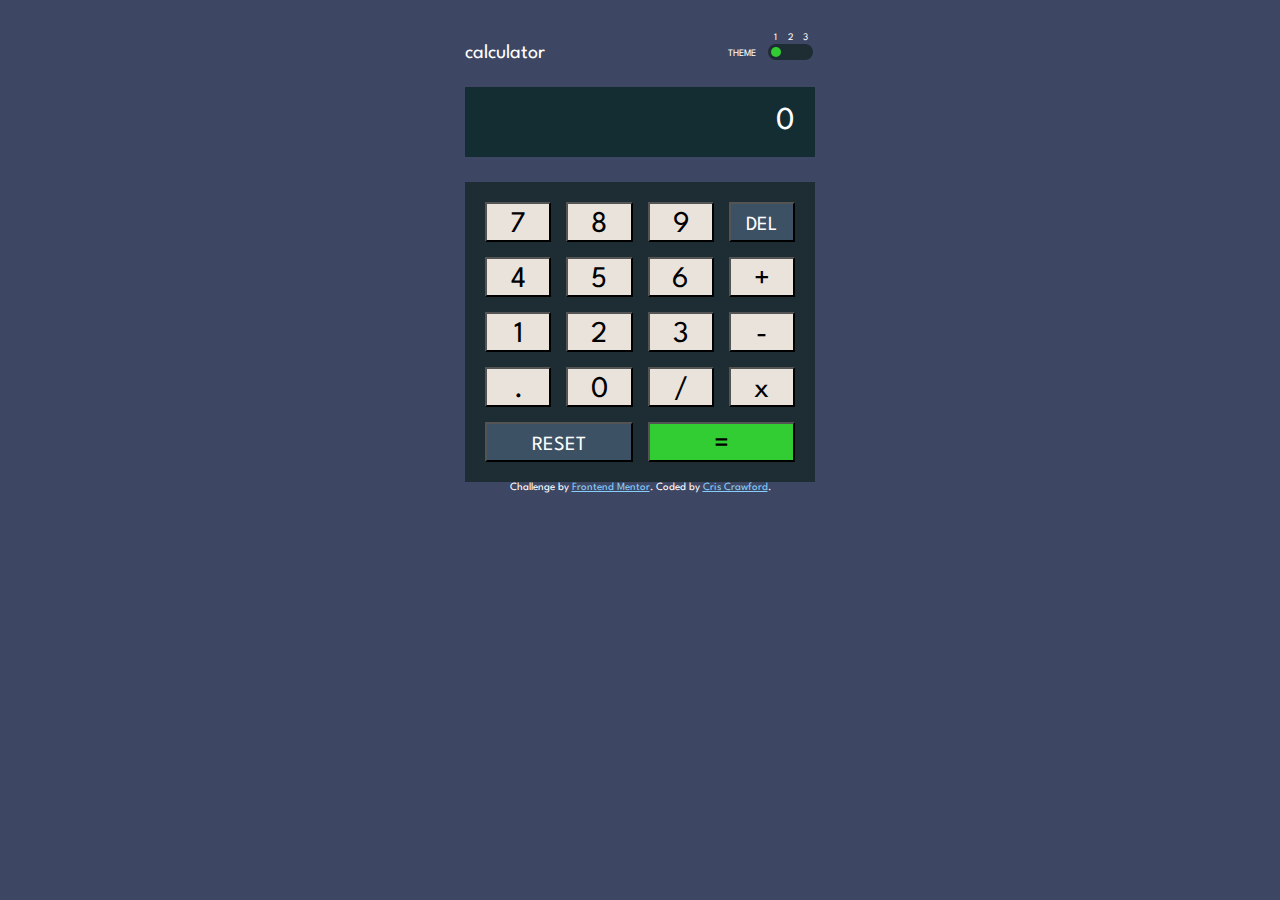
<file: calculator/index.html>
<!DOCTYPE html>
<html lang="en">
  <head>
    <meta charset="UTF-8" />
    <meta
      name="viewport"
      content="width=device-width, initial-scale=1, maximum-scale=1, user-scalable=no"
    />
    <!-- displays site properly based on user's device -->

    <link
      rel="icon"
      type="image/png"
      sizes="32x32"
      href="./images/favicon-32x32.png"
    />

    <link rel="preconnect" href="https://fonts.googleapis.com" />
    <link rel="preconnect" href="https://fonts.gstatic.com" crossorigin />
    <link
      href="https://fonts.googleapis.com/css2?family=League+Spartan:wght@700&display=swap"
      rel="stylesheet"
    />

    <link rel="stylesheet" type="text/css" href="style.css" />
    <title>Frontend Mentor | Calculator app</title>
  </head>
  <body>
    <header>
      <p id="logo">calculator</p>
      <div id="input-wrapper">
        <p id="input-theme">Theme</p>
        <div id="numbers-and-slider">
          <div id="input-numbers">
            <p>1</p>
            <p>2</p>
            <p>3</p>
          </div>
          <input
            type="range"
            id="theme-slider"
            min="1"
            max="3"
            value="1"
            step="1"
          />
        </div>
      </div>
    </header>
    <div id="output">0</div>
    <div class="calculator">
      <!-- Number and Operator rows -->
      <button id="7">7</button>
      <button id="8">8</button>
      <button id="9">9</button>
      <button id="del-button">DEL</button>

      <button id="4">4</button>
      <button id="5">5</button>
      <button id="6">6</button>
      <button id="+">+</button>

      <button id="1">1</button>
      <button id="2">2</button>
      <button id="3">3</button>
      <button id="-">-</button>

      <button id=".">.</button>
      <button id="0">0</button>
      <button id="/">/</button>
      <button id="x">x</button>

      <!-- Reset and Equal sign row -->
      <button id="reset-button">RESET</button>
      <button id="equals-button">=</button>
    </div>
    <div class="attribution">
      Challenge by
      <a href="https://www.frontendmentor.io?ref=challenge" target="_blank"
        >Frontend Mentor</a
      >. Coded by
      <a href="https://criscrawford.com" target="_blank">Cris Crawford</a>.
    </div>
    <script>
      // ChatGPT suggestion to prevent unwanted zooming on mobile.
      document.addEventListener("gesturestart", function (e) {
        e.preventDefault();
      });
    </script>
    <script src="theme.js"></script>
    <script src="calculate.js"></script>
  </body>
</html>
</file>
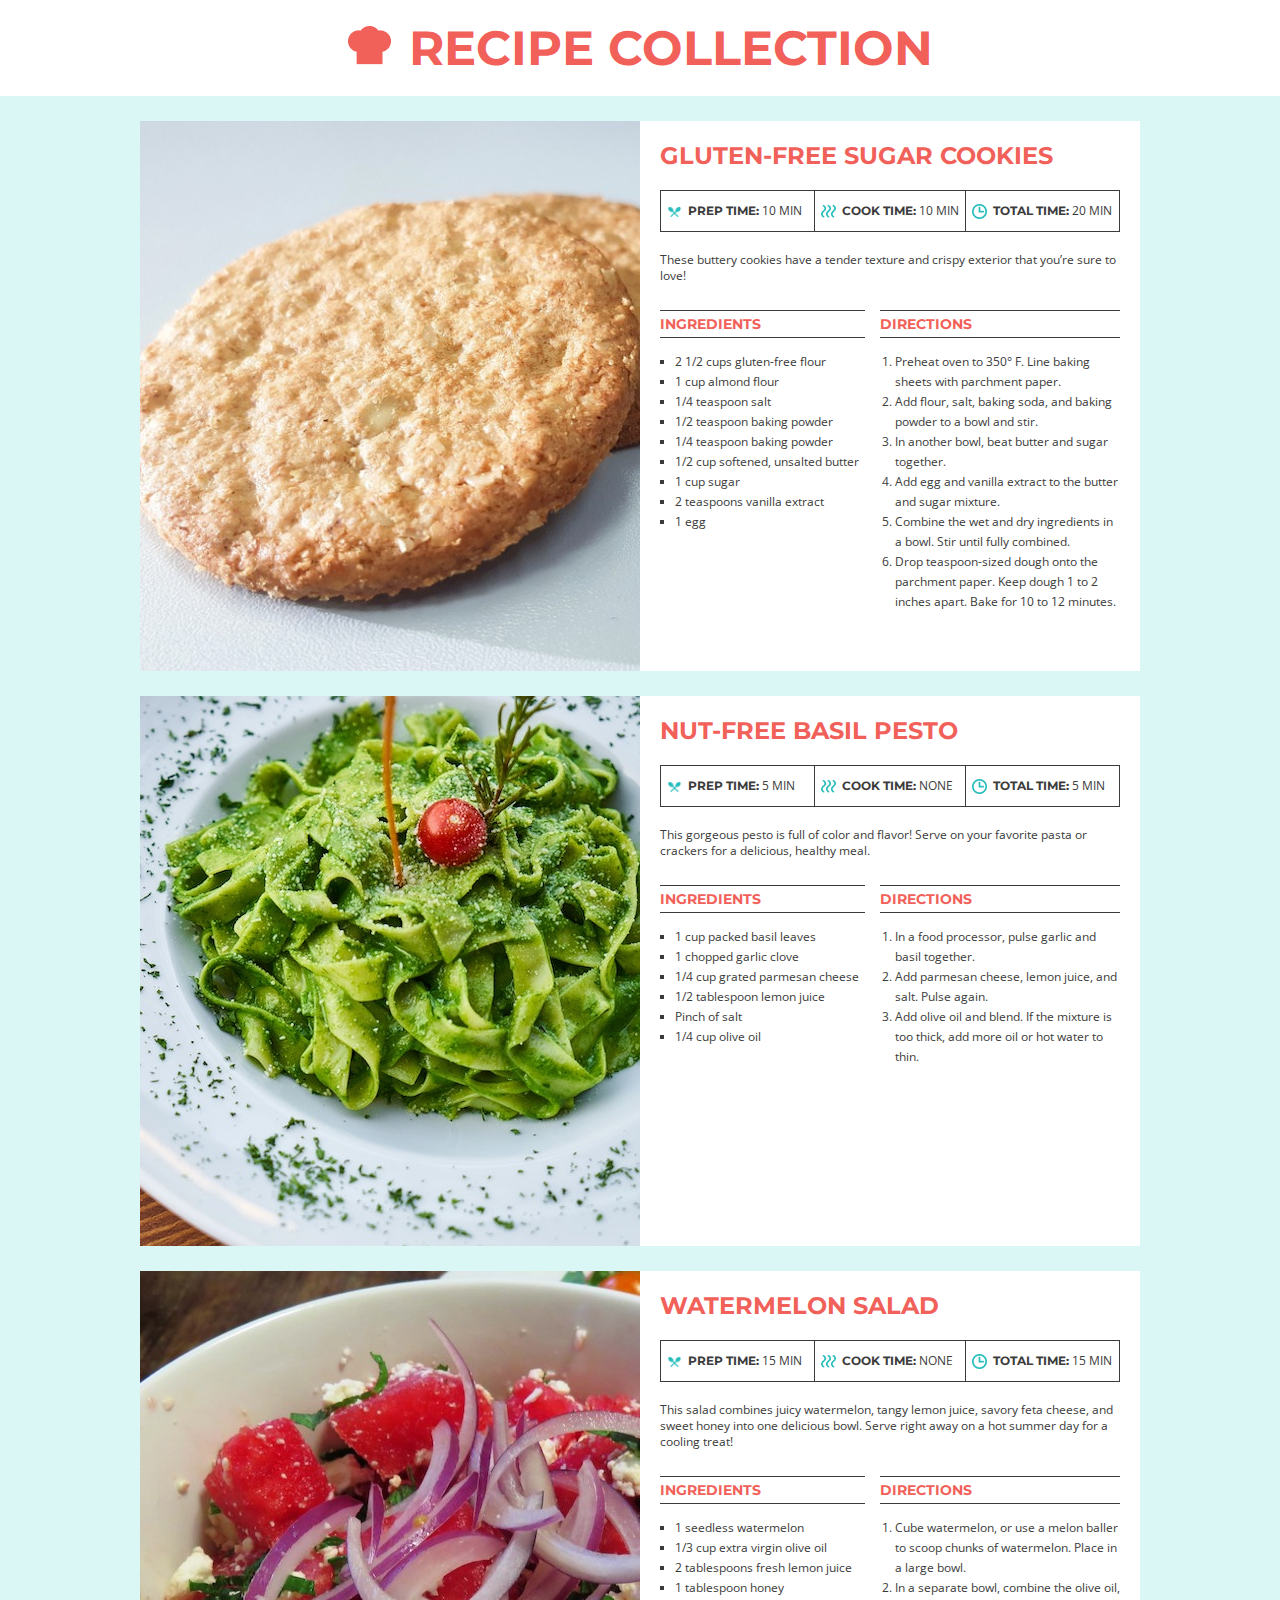
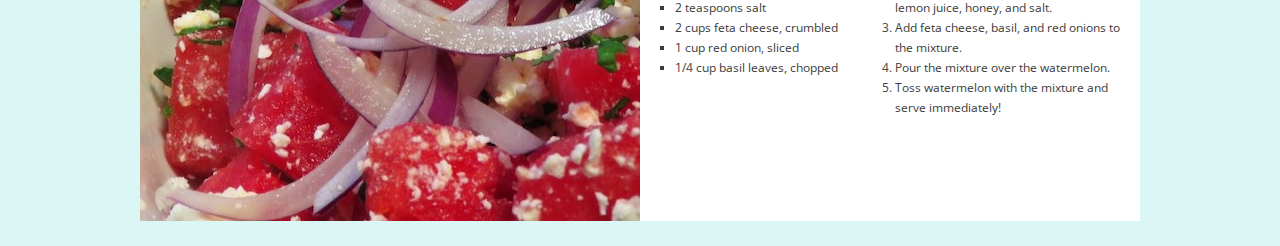
<file: recipe-cards/index.html>
<!doctype html>
<html lang="en">

    <head>
        <meta charset="utf-8">
        <title>Recipe Cards Project</title>
        <link rel="stylesheet" href="css/normalize.css">
        <link rel="stylesheet" href="css/style.css">
        <link href="https://fonts.googleapis.com/css?family=Montserrat:700%7COpen+Sans&display=swap" rel="stylesheet">
    </head>

    <body>
        <header>
            <img src="img/chef-hat.png" alt="chef hat">
            <h1>Recipe Collection</h1>
        </header>
        <main>
            <article id="cookies" class="card">
                <div class="image"></div>
                <div class="recipe">
                    <h2>Gluten-Free Sugar Cookies</h2>
                    <div class="time">
                        <div class="prep">
                            <img src="img/spoons.png" alt="prep time"><p class="time-details"><strong>Prep Time:</strong> 10 Min</p>
                        </div>
                        <div class="cook">
                            <img src="img/steam.png" alt="cook time"><p class="time-details"><strong>Cook Time:</strong> 10 Min</p>
                        </div>
                        <div class="total">
                            <img src="img/clock.png" alt="total time"><p class="time-details"><strong>Total Time:</strong> 20 Min</p>
                        </div>
                    </div>
                    <p class="description">These buttery cookies have a tender texture and crispy exterior that you’re
                        sure to love!</p>
                    <div class="columns">
                        <section class="ingredients">
                            <h3>Ingredients</h3>
                            <ul>
                                <li>2 1/2 cups gluten-free flour</li>
                                <li>1 cup almond flour</li>
                                <li>1/4 teaspoon salt</li>
                                <li>1/2 teaspoon baking powder</li>
                                <li>1/4 teaspoon baking powder</li>
                                <li>1/2 cup softened, unsalted butter</li>
                                <li>1 cup sugar</li>
                                <li>2 teaspoons vanilla extract</li>
                                <li>1 egg</li>
                            </ul>
                        </section>
                        <section class="directions">
                            <h3>Directions</h3>
                            <ol>
                                <li>Preheat oven to 350&deg; F. Line baking sheets with parchment paper.</li>
                                <li>Add flour, salt, baking soda, and baking powder to a bowl and stir.</li>
                                <li>In another bowl, beat butter and sugar together.</li>
                                <li>Add egg and vanilla extract to the butter and sugar mixture.</li>
                                <li>Combine the wet and dry ingredients in a bowl. Stir until fully combined.</li>
                                <li>Drop teaspoon-sized dough onto the parchment paper. Keep dough 1 to 2 inches apart.
                                    Bake for 10 to 12 minutes.</li>
                            </ol>
                        </section>
                    </div>
                </div>
            </article>
            <article id="pesto" class="card">
                <div class="image"></div>
                <div class="recipe">
                    <h2>Nut-Free Basil Pesto</h2>
                    <div class="time">
                        <div class="prep">
                            <img src="img/spoons.png" alt="prep time"><p class="time-details"><strong>Prep Time:</strong> 5 Min</p>
                        </div>
                        <div class="cook">
                            <img src="img/steam.png" alt="cook time"><p class="time-details"><strong>Cook Time:</strong> None</p>
                        </div>
                        <div class="total">
                            <img src="img/clock.png" alt="total time"><p class="time-details"><strong>Total Time:</strong> 5 Min</p>
                        </div>
                    </div>
                    <p class="description">This gorgeous pesto is full of color and flavor! Serve on your favorite pasta
                        or crackers for a delicious, healthy meal.</p>
                    <div class="columns">
                        <section class="ingredients">
                            <h3>Ingredients</h3>
                            <ul>
                                <li>1 cup packed basil leaves</li>
                                <li>1 chopped garlic clove</li>
                                <li>1/4 cup grated parmesan cheese</li>
                                <li>1/2 tablespoon lemon juice</li>
                                <li>Pinch of salt</li>
                                <li>1/4 cup olive oil</li>
                            </ul>
                        </section>
                        <section class="directions">
                            <h3>Directions</h3>
                            <ol>
                                <li>In a food processor, pulse garlic and basil together.</li>
                                <li>Add parmesan cheese, lemon juice, and salt. Pulse again.</li>
                                <li>Add olive oil and blend. If the mixture is too thick, add more oil or hot water to
                                    thin.</li>
                            </ol>
                        </section>
                    </div>
                </div>
            </article>
            <article id="salad" class="card">
                <div class="image"></div>
                <div class="recipe">
                    <h2>Watermelon Salad</h2>
                    <div class="time">
                        <div class="prep">
                            <img src="img/spoons.png" alt="prep time"><p class="time-details"><strong>Prep Time:</strong> 15 Min</p>
                        </div>
                        <div class="cook">
                            <img src="img/steam.png" alt="cook time"><p class="time-details"><strong>Cook Time:</strong> None</p>
                        </div>
                        <div class="total">
                            <img src="img/clock.png" alt="total time"><p class="time-details"><strong>Total Time:</strong> 15 Min</p>
                        </div>
                    </div>
                    <p class="description">This salad combines juicy watermelon, tangy lemon juice, savory feta cheese,
                        and sweet honey into one delicious bowl. Serve right away on a hot summer day for a cooling
                        treat!</p>
                    <div class="columns">
                        <section class="ingredients">
                            <h3>Ingredients</h3>
                            <ul>
                                <li>1 seedless watermelon</li>
                                <li>1/3 cup extra virgin olive oil</li>
                                <li>2 tablespoons fresh lemon juice</li>
                                <li>1 tablespoon honey</li>
                                <li>2 teaspoons salt</li>
                                <li>2 cups feta cheese, crumbled</li>
                                <li>1 cup red onion, sliced</li>
                                <li>1/4 cup basil leaves, chopped</li>
                            </ul>
                        </section>
                        <section class="directions">
                            <h3>Directions</h3>
                            <ol>
                                <li>Cube watermelon, or use a melon baller to scoop chunks of watermelon. Place in a
                                    large bowl.</li>
                                <li>In a separate bowl, combine the olive oil, lemon juice, honey, and salt.</li>
                                <li>Add feta cheese, basil, and red onions to the mixture.</li>
                                <li>Pour the mixture over the watermelon.</li>
                                <li>Toss watermelon with the mixture and serve immediately!</li>
                            </ol>
                        </section>
                    </div>
                </div>
            </article>
        </main>
    </body>

</html>
</file>
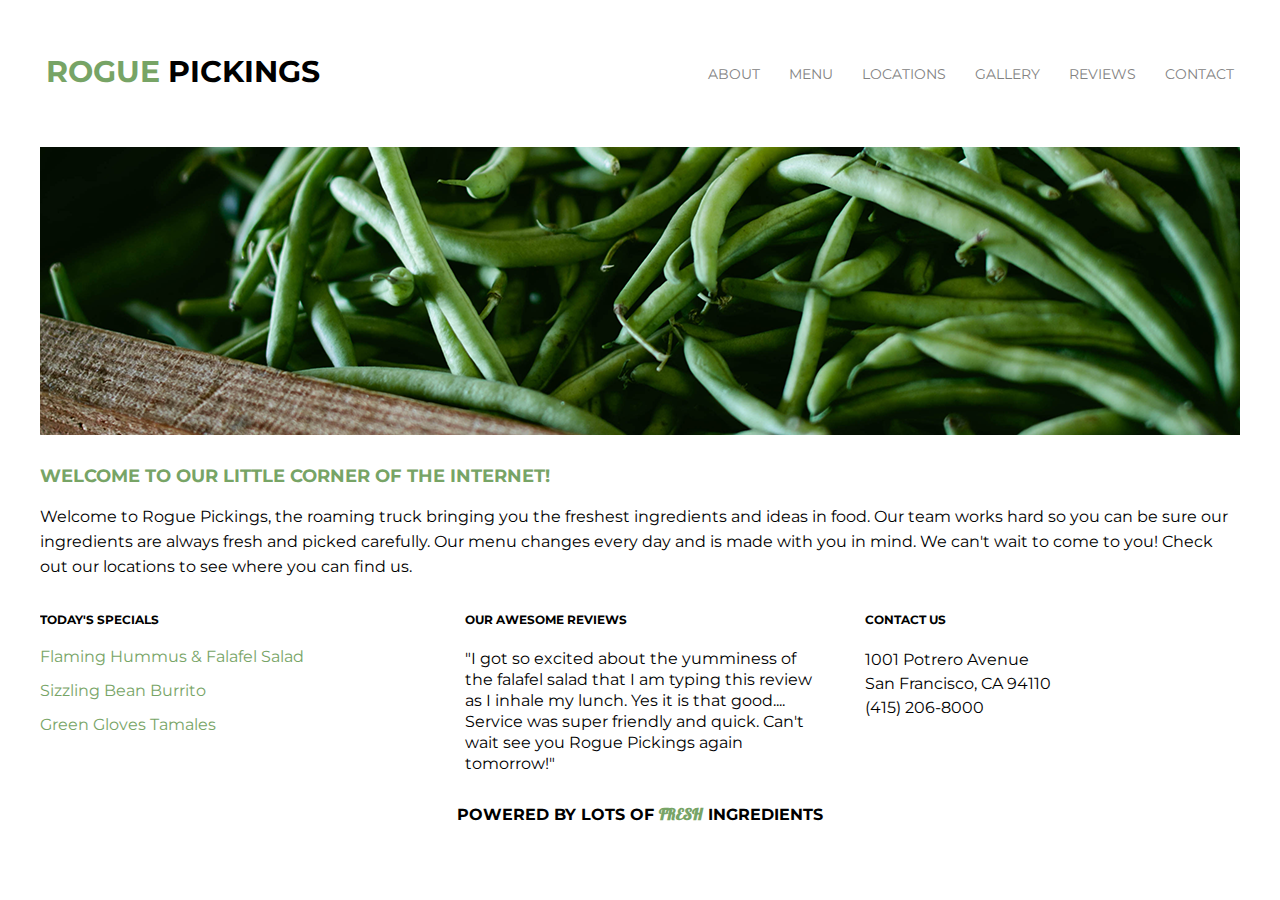
<file: rogue-pickings/index.html>
<!--One-page web site for an HTML coder named Rogue Pickings-->
<!doctype html>
<html lang="en">
    <head>
        <meta charset="UTF-8">
        <title>Rogue Pickings Food Trucks</title>
        <link rel="stylesheet" href="css/normalize.css">
        <link rel="stylesheet" href="css/main.css">
        <!--Fonts-->
        <link rel="preconnect" href="https://fonts.gstatic.com">
        <link href="https://fonts.googleapis.com/css2?family=Montserrat:wght@400;700&display=swap" rel="stylesheet"> 
        <link rel="preconnect" href="https://fonts.gstatic.com">
        <link href="https://fonts.googleapis.com/css2?family=Galada&display=swap" rel="stylesheet"> 
    </head>
    <body class = body-theme>
        <header>
            <div class="full-width">
                <div class="half-width">
                    <h1><span>Rogue</span> Pickings</h1>
                </div>
                <div class="half-width">
                    <nav>
                        <ul>
                            <li><a href="#about">About</a></li>
                            <li><a href="#menu">Menu</a></li>
                            <li><a href="#locations">Locations</a></li>
                            <li><a href="#gallery">Gallery</a></li>
                            <li><a href="#reviews">Reviews</a></li>
                            <li><a href="#contact">Contact</a></li>
                        </ul>
                    </nav>
                </div>
                <img src="img/hero-image.png" alt="Green Beans Image"/>
            </div>
        </header>
        <main>
            <section id="about">
                <div class="full-width">
                    <h2>Welcome to our little corner of the internet!</h2>
                    <p>Welcome to Rogue Pickings, the roaming truck bringing you the freshest ingredients and ideas in food. Our team works hard so you can be sure our ingredients are always fresh and picked carefully. Our menu changes every day and is made with you in mind. We can't wait to come to you! Check out our locations to see where you can find us. </p>
                </div>
            </section>
            <section id="content"> <!--Menu, Reviews, Contact, side by side-->
                <div class="full-width">
                    <div class="third-width">
                        <div id="menu">
                            <h3>Today's Specials</h3>
                            <p>Flaming Hummus & Falafel Salad</p>
                            <p>Sizzling Bean Burrito</p>
                            <p>Green Gloves Tamales</p>
                        </div>
                    </div>
                    <div class="third-width">
                        <div id="reviews">
                            <h3>Our Awesome Reviews</h3>
                            <p>"I got so excited about the yumminess of the falafel salad that I am typing this review as I inhale my lunch. Yes it is that good.... Service was super friendly and quick. Can't wait see you Rogue Pickings again tomorrow!"</p>
                        </div>
                    </div>
                    <div class="third-width">
                        <div id="contact">
                            <h3>Contact Us</h3>
                            <p>1001 Potrero Avenue<br>
                                San Francisco, CA 94110<br>
                                (415) 206-8000</p>
                        </div>
                    </div>
                </div>
            </section>
            <footer id="main-footer">
                <div class="full-width">
                    <h2>Powered by lots of <span>fresh</span> ingredients</h2>
                </div>
            </footer>
        </main>
    </body>
</html>
</file>
<file: recipe-cards/css/style.css>
body {
    font-family: 'Open Sans', sans-serif;
    background: #DAF7F6;
    font-size: 12px;
    line-height: 16px;
    color: #3B3B3B;
}

header {
    background: white;
    text-align: center;
}

header img {
    margin-right: 15px;
}

h1 {
    font-family: 'Montserrat', sans-serif;
    display: inline-block;
    font-size: 48px;
    font-weight: bold;
    color: #F16059;
    text-transform: uppercase;
    padding: 40px 0;
    margin: 0;
}

main {
    width: 1000px;
    margin: 0 auto;
}

.card {
    margin: 25px 0;
    overflow: auto;
}

.image {
    float: left;
    width: 500px;
    height: 550px;
}

.recipe {
    float: left;
    width: 500px;
    height: 550px;
    padding: 20px;
    background: white;
    box-sizing: border-box;
}

#cookies .image {
    background-image: url(../img/gluten-free-sugar-cookies.jpg);
    background-size: cover;
}

#pesto .image {
    background-image: url(../img/nut-free-pesto.jpg);
    background-size: cover;
}

#salad .image {
    background-image: url(../img/watermelon-salad.jpg);
    background-size: cover;
}

.recipe h2 {
    margin-top: 0; /* got this from solution. */
    line-height: 29px; /* got this from solution. */
    font-family: 'Montserrat', sans-serif;
    font-size: 24px;
    font-weight: bold;
    color: #F16059;
    text-transform: uppercase;
}

.time {
    border: 1px solid #3B3B3B;
    margin-bottom: 20px;
    overflow: auto;
}
.time div {
    float: left;
    padding-left: 6px;
    width: 33.3333%;
    text-transform: uppercase;
    box-sizing: border-box;
}

.time .cook {
    border-left: 1px solid #3B3B3B;
    border-right: 1px solid #3B3B3B;
}

.time img {
    width: 15px;
    height: auto;
    vertical-align: middle;
    margin-right: 6px;
}
.time-details {
    display: inline-block;
}
.time strong {
    font-family: 'Montserrat', sans-serif;
}

.columns {
    overflow: auto;
}
.directions {
    float: left;
    width: 240px;
}
.ingredients {
    float: left;
    width: 205px;
    margin-right: 15px;
}
.recipe h3 {
    font-family: 'Montserrat', sans-serif;
    text-transform: uppercase;
    font-weight: bold;
    color: #F16059;
    border-top: 1px solid #3B3B3B;
    border-bottom: 1px solid #3B3B3B;
    padding: 5px 0;
}
.ingredients ul {
    line-height: 20px;
    padding-left: 15px;
    list-style-type: square;
}
.directions ol {
    line-height: 20px;
    padding-left: 15px;
}
</file>
<file: rogue-pickings/css/main.css>
/***** BASE STYLES *****/
.body-theme {
    font-family: 'Montserrat', sans-serif;
}

/***** HEADER *****/
header {
    height: 450px;
}
header h1 { 
    text-transform: uppercase;
    font-size: 30px;
    line-height: 23px;
    color: #000000;
    padding: 40px 0; /* center up and down to 110px, subtract font-size */
    padding-left: 6px;
}
header h1 span {
    color:#77a466
}
nav {
    float: right; 
    padding: 48px 0;
    padding-right: 6px;
}
nav ul li{
    display: inline-block;
}
nav ul li a {
    text-transform: uppercase;
    text-decoration: none;
    font-size: 14px;
    line-height 23px;
    color: #828282;
    padding-left: 25px;
}

/***** GRID *****/
.full-width {
    width: 1200px;
    margin: 0 auto;
    overflow: auto;
}
.half-width {
    width: 600px;
    float: left;
}
.third-width {
    width: 400px;
    float: left;
}

/***** ABOUT *****/
#about .full-width {
    padding: 0 6px;
}
#about h2 {
    font-weight: bold;
    font-size: 18px;
    line-height: 23px;
    color: #77a466;
    text-transform: uppercase;
    padding: 100px, 0;
}
#about p {
    font-size: 16px;
    color: #000000;
    line-height: 25px;
}

/***** CONTENT *****/

#menu h3 {
    font-size: 12px;
    line-height: 25px;
    text-transform: uppercase;
}
#menu p {
    font-size: 16px;
    color: #77a466;
    line-height: 18px;
}
#reviews h3 {
    font-size: 12px;
    line-height: 25px;
    text-transform: uppercase;
    padding: 0 25px;
}
#reviews p {
    font-size: 16px;
    line-height: 21px;
    padding: 0 25px;
}
#contact h3 {
    font-size: 12px;
    line-height: 25px;
    text-transform: uppercase;
    padding: 0 25px;
}
#contact p {
    font-size: 16px;
    line-height: 24px;
    padding: 0 25px;
}

/***** FOOTER *****/
#main-footer h2 {
    text-align: center;
    font-size: 16px;
    line-height: 23px;
    font-weight: bold;
    text-transform: uppercase;
}
#main-footer span {
    font-family: 'Galada', cursive;
    color: #77a466;
}
</file>
<file: calculator/style.css>
:root {
  --primary-bg-color: #3d4662;
  --output-bg-color: #132d33;
  --calculator-bg-color: #1e2d33;
  --text-color: #ffffff;
  --button-color: hsl(30, 25%, 89%);
  --reset-button-color: #3c5264;
  --equals-button-color: #32cd32;
  --button-text-color: #ffffff;
  --attribution-color: #f5f5f5;
  --attribution-link-color: #87cefa;
}

* {
  box-sizing: border-box;
}

body {
  background-color: var(--primary-bg-color);
  font-family: "League Spartan", sans-serif;
  display: flex;
  flex-direction: column;
  justify-content: flex-start;
  align-items: center;
}

body p,
h1,
h2,
h3,
a {
  padding: 0;
  margin: 0;
}

header {
  color: var(--text-color);
  width: min(100%, 350px);
  margin-top: 25px;
  margin-left: auto;
  margin-right: auto;
  display: flex;
  justify-content: space-between;
  align-items: flex-end;
}

#logo {
  font-size: 20px;
}

#input-wrapper {
  display: flex;
  justify-content: space-between;
  align-items: flex-end;
}

#input-theme {
  margin-right: 10px;
  margin-bottom: 4px;
  font-size: 10px;
  text-transform: uppercase;
}

#numbers-and-slider {
  display: flex;
  flex-direction: column;
}

#input-numbers {
  display: flex;
  font-size: 10px;
  justify-content: space-around;
  width: 90%;
  margin-left: auto;
  margin-right: auto;
}

#input-numbers p {
  flex: 1;
  text-align: center;
}

#theme-slider {
  width: 45px;
  height: 16px;
  border-radius: 8px;
  background-color: var(--calculator-bg-color);
  padding-left: 3px;
  padding-right: 3px;
  -webkit-appearance: none;
  appearance: none;
}

/* Style the slider thumb (toggle button) for WebKit (Chrome, Safari) */
#theme-slider::-webkit-slider-thumb {
  -webkit-appearance: none;
  appearance: none;
  width: 10px;
  height: 10px;
  border-radius: 50%;
  background-color: var(--equals-button-color);
}

/* Style the slider thumb (toggle button) for Gecko (Firefox) */
#theme-slider::-moz-range-thumb {
  width: 8px;
  height: 8px;
  border-radius: 50%;
  background-color: var(--equals-button-color);
}

#output {
  height: 70px;
  line-height: 70px;
  width: min(100%, 350px);
  background-color: var(--output-bg-color);
  margin: 25px auto;
  padding: 0 20px;
  text-align: right;
  font-size: 32px;
  color: var(--text-color);
}

.calculator {
  display: grid;
  grid-template-rows: repeat(5, 1fr);
  grid-template-columns: repeat(4, 1fr);
  gap: 12px;
  width: min(100%, 350px);
  margin: 0 auto;
  padding: 20px;
  background-color: var(--calculator-bg-color);
}

.calculator button {
  font-size: 20px;
  font-family: "League Spartan", sans-serif;
  line-height: 40px;
  height: 40px;
  text-align: center;
  width: 100%;
  background-color: var(--button-color);
}

@media screen and (min-width: 768px) {
  .calculator {
    gap: 15px;
  }
  .calculator button {
    font-size: 30px;
  }
}

#del-button {
  font-size: 20px !important;
  color: var(--button-text-color);
  background-color: var(--reset-button-color);
}

#reset-button {
  grid-column-start: 1;
  grid-column-end: 3;
  font-size: 20px !important;
  color: var(--button-text-color);
  background-color: var(--reset-button-color);
}

#equals-button {
  grid-column-start: 3;
  grid-column-end: 5;
  background-color: var(--equals-button-color);
}

.attribution {
  font-size: 11px;
  text-align: center;
  color: var(--text-color);
}

.attribution a {
  color: var(--attribution-link-color);
}
</file>
